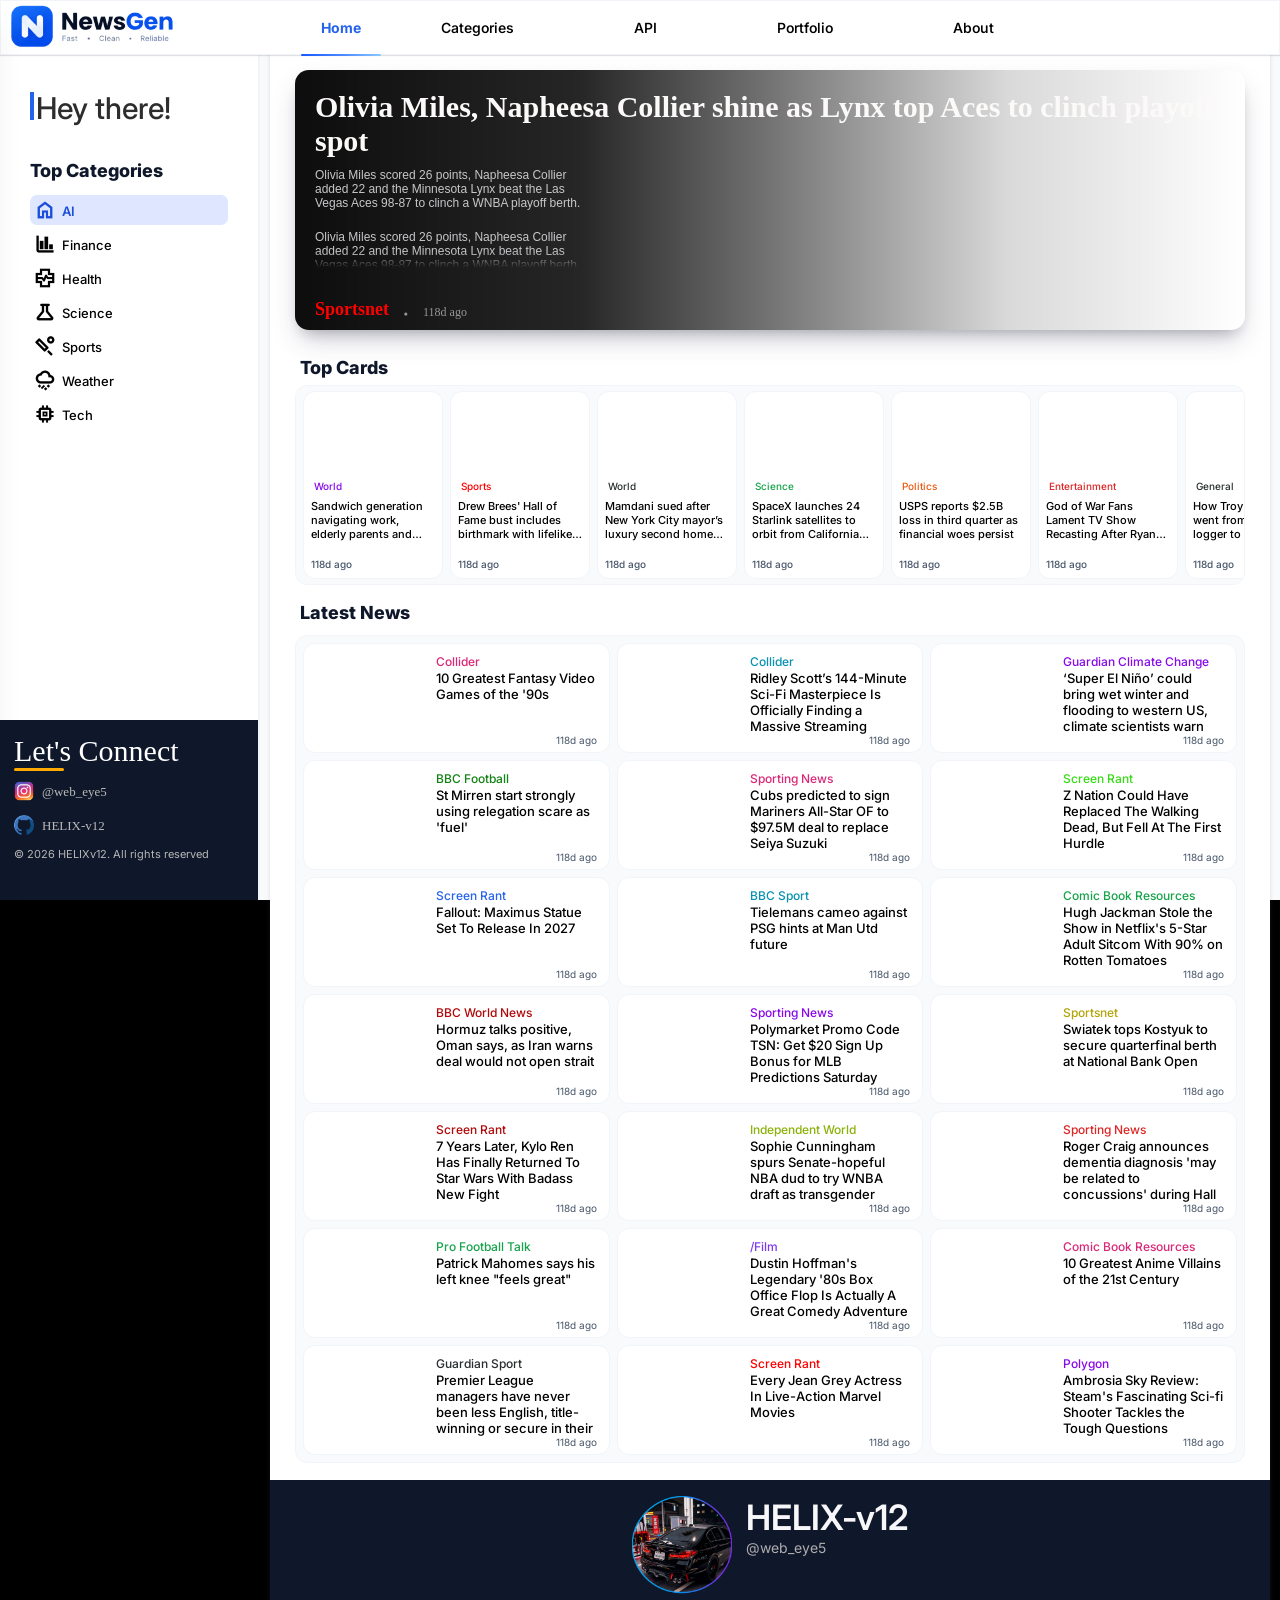
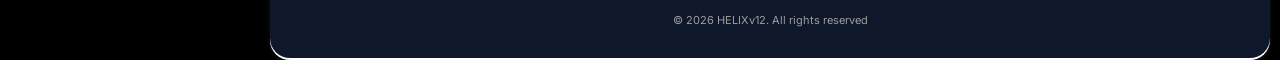
<file: index.html>
<!DOCTYPE html>
<html lang="en">

<head>
    <meta charset="UTF-8">
    <meta name="viewport" content="width=device-width, initial-scale=1.0">
    <title>News Gen</title>
    <link rel="stylesheet" href="style.css">
    <link rel="shortcut icon" href="favicon.png" type="image/x-icon">
    <link href="https://fonts.googleapis.com/css2?family=Material+Symbols+Outlined" rel="stylesheet">
    <link rel="preconnect" href="https://fonts.googleapis.com">
    <link rel="preconnect" href="https://fonts.gstatic.com" crossorigin>
    <link
        href="https://fonts.googleapis.com/css2?family=Inter:ital,opsz,wght@0,14..32,100..900;1,14..32,100..900&display=swap"
        rel="stylesheet">

</head>

<body class="b2">
    <!-- <div class="l_ screen">Loading...</div> -->



    <!-- //Navbar -->
    <nav>
        <div class="logo"><img src="logo.png" height="50" alt="logo here!"> </div>
        <div class="navContent">
            <!-- for uW -->
            <ul class="navLinks">
                <a href="index.html" ><li class="special">Home </li></a>
                <a href="htmls/category.html"><li>Categories</li></a>
                <a href="#"><li>API</a></li></a>
                <a href="#"><li>Portfolio</a></li></a>
                <a href="#"><li>About</a></li></a>
            </ul>
            <!-- for Mobile screens -->
            <div class="menu">
                ☰
            </div>
        </div>
        <!-- <div class="search">Search here</div> -->
    </nav>




    
    <div class="displayAr">
        <!-- //Sidebar for Desktop -->
        <div class="sidebarDesk">
            <div class="message anim"></div>
            <div class="topCategoryWrapper">
                <div class="title">Top Categories</div>
                <div class="sideMap">
                    
                    <a href="index.html?category=ai"><div class="topCategory activeCat"><div class="material-symbols-outlined tC">home</div><div class="tC_txt">AI</div></div></a>
                    <a href="index.html?category=finance"><div class="topCategory"><div class="material-symbols-outlined tC">finance</div><div class="tC_txt">Finance</div></div></a>
                    <a href="index.html?category=health"><div class="topCategory"><div class="material-symbols-outlined tC">health_metrics</div><div class="tC_txt">Health</div></div></a>
                    <a href="index.html?category=science"><div class="topCategory"><div class="material-symbols-outlined tC">science</div><div class="tC_txt">Science</div></div></a>
                    <a href="index.html?category=sports"><div class="topCategory"><div class="material-symbols-outlined tC">sports_cricket</div><div class="tC_txt">Sports</div></div></a>
                    <a href="index.html?category=weather"><div class="topCategory"><div class="material-symbols-outlined tC">weather_hail</div><div class="tC_txt">Weather</div></div></a>
                    <a href="index.html?category=tech"><div class="topCategory"><div class="material-symbols-outlined tC">memory</div><div class="tC_txt">Tech</div></div></a>
                </div>
            </div>
            <footer class="sideFooter">
            <div id="letsConnect2"> Let's Connect</div>
            <div id="ln1"></div>
            <div id="handles2">
                <ul>
                    <li><span id="instagram_icon2"><img src="icons/instagram.png" height="25"
                                alt="instagram"></span><span id="i_txt">&nbsp&nbsp<a
                                href="https://www.instagram.com/web_eye5">@web_eye5</a></span></li>
                    <li><span id="github_icon2"><img src="icons/github.png" height="25" alt="github"></span><span
                            id="g_txt">&nbsp&nbsp<a href="https://github.com/HELIX-v12">HELIX-v12</a></span></li>
                </ul>
            </div>
            <div id="cR2">&copy 2026 HELIXv12. All rights reserved</div>
        </footer>
        </div>



        <!-- //Main Area -->
        <div class="main">
            <div class="newsArea">
                <div class="message2 anim"></div>
                <div class="n_box">
                    <div class="stats">

                        <div class="head">

                        </div>
                        <div class="de_strip">
                            <div class="n_des">
                                <div class="des"></div>
                                <div class="des"></div>
                            </div>
                        </div>
                        <div class="contains_date">
                            <div class="src">

                            </div>
                            <span class="dot">&bull;</span>
                            <div id="date">

                            </div>
                        </div>

                    </div>
                </div>

            </div>

            <!-- //scroll window -->
             <div class="cardHead">Top Cards</div>
            <div class="scrollWrap">
                <div class="scrollStrip">
                    <div class="scrollCard">
                        <div class="card_img"></div>
                        <div class="card_cat"></div>
                        <div class="card_txt"></div>
                        <div class="card_date"></div>
                     </div>
                    
                    
                </div>
            </div>

            <!-- //Latest News -->
            <div class="tileWrapper">
                <div class="tileAreaHead">Latest News</div>
                    <div class="tileArea">
                        <div class="tile">

                            <div class="tile_img"></div>
                            <div class="tileStat">
                                <div class="tile_source"></div>
                                <div class="tile_txt"></div>
                                <div class="tile_date"></div>
                            </div>
                        </div>
                        
                        
                    </div>
            </div>
            <!-- //Footer -->
    <footer class="siteFooter">
        <div class="prof">
            <div class="profImage">
                <img src="profImage.png" height="100" alt="dev_profile">
                <div class="names">
                    <div class="u_name">HELIX-v12</div>
                    <div class="insta_id"><a href="www.instagram.com/@web_eye5">@web_eye5</a></div>
                </div>
            </div>

        </div>
        <div class="copyRight">&copy 2026 HELIXv12. All rights reserved</div>
    </footer>
        </div>
    </div>



    <!-- //Casing -->
    <div class="case ">
        <div class="close_button"><span class="material-symbols-outlined ">close</span></div>
        <div class="menuLinks">
            <ul>
                <li>
                    <a href="htmls/category.html">
                        <div class="material-symbols-outlined menu_icon">category</div>
                        <div class="icoTxt">
                            Categories
                            <div class="iconDes">
                                Explore Categories
                            </div>
                        </div>
                    </a>
                    <div class="line"></div>
                </li>
                <li>
                    <a href="#">
                        <span class="material-symbols-outlined menu_icon">code_xml</span>
                        <div class="icoTxt">
                            API
                            <div class="iconDes">
                                Explore the API
                            </div>
                        </div>

                    </a>

                    <div class="line"></div>
                </li>
                <li>
                    <a href="#">
                        <span class="material-symbols-outlined menu_icon">card_travel</span>
                        <div class="icoTxt">
                            Portfolio
                            <div class="iconDes">
                                Check my work
                            </div>
                        </div>
                    </a>
                    <div class="line"></div>
                </li>
                <li>
                    <a href="#"><span class="material-symbols-outlined menu_icon">person</span>
                        <div class="icoTxt">
                            About
                            <div class="iconDes">
                                Know about me
                            </div>
                        </div>
                    </a>
                </li>

            </ul>
        </div>
        <footer class="caseFooter">
            <div id="letsConnect"> Let's Connect</div>
            <div id="ln2"></div>
            <div id="handles">
                <ul>
                    <li><span id="instagram_icon"><img src="icons/instagram.png" height="25"
                                alt="instagram"></span><span id="i_txt">&nbsp&nbsp<a
                                href="https://www.instagram.com/web_eye5">@web_eye5</a></span></li>
                    <li><span id="github_icon"><img src="icons/github.png" height="25" alt="github"></span><span
                            id="g_txt">&nbsp&nbsp<a href="https://github.com/HELIX-v12">HELIX-v12</a></span></li>
                </ul>
            </div>
            <div id="cR">&copy 2026 HELIXv12. All rights reserved</div>
        </footer>

    </div>
    <script src="script.js"></script>

</body>

</html>
</file>
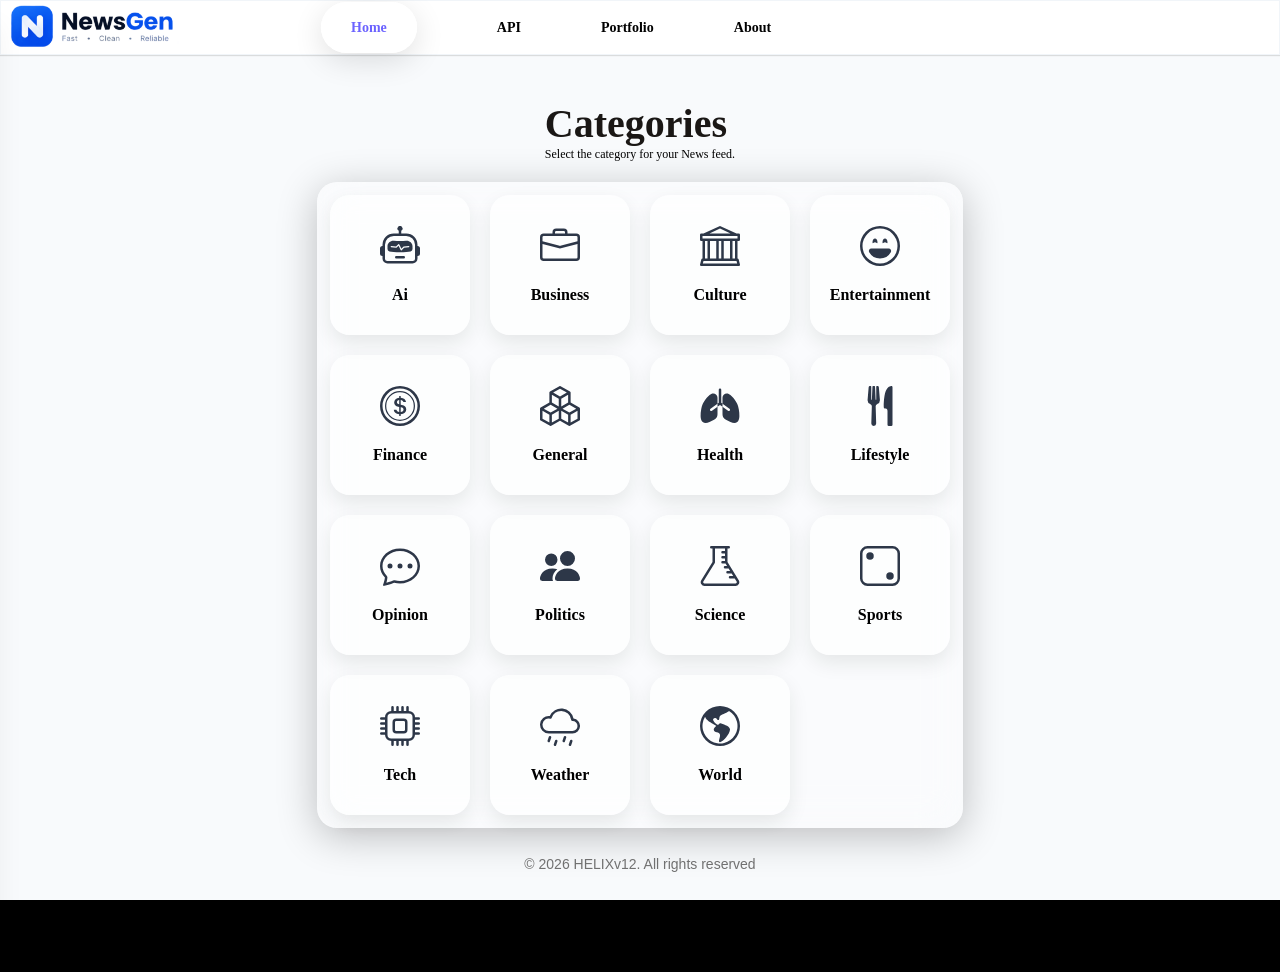
<file: htmls/category.html>
<!DOCTYPE html>
<html lang="en">

<head>
    <meta charset="UTF-8">
    <meta name="viewport" content="width=device-width, initial-scale=1.0">
    <title>/Category Selection</title>
    <link rel="stylesheet" href="../style.css">
    <link rel="shortcut icon" href="../favicon.png" type="image/x-icon">
    <!-- <link rel="stylesheet" href="https://fonts.googleapis.com/css2?family=Material+Symbols+Outlined:opsz,wght,FILL,GRAD@20..48,100..700,0..1,-50..200&icon_names=home" /> -->
    <link href="https://fonts.googleapis.com/css2?family=Material+Symbols+Outlined" rel="stylesheet">

</head>
<body class="b2">
    <nav>
        <div class="logo"><img src="../logo.png" height="50" alt="logo here!"> </div>
        <div class="navContent">
            <!-- for uW -->
            <ul class="navLinks">
                <li><a id="uh1" href="../index.html">Home</a></li>
                <li><a href="#">API</a></li>
                <li><a href="#">Portfolio</a></li>
                <li><a href="#">About</a></li>
                
            </ul>
            <!-- for Mobile screens -->
        </div>
            <div class="menu">
                ☰
            </div>

    </nav>
    <main>
        <div class="heading_c">
            <div id="temp_areaHead">Categories</div>
            <div id="temp_areaDes">Select the category for your News feed.</div>
        </div>
        <div class="temp_area">
            
        </div>
        <div id="cR">&copy 2026 HELIXv12. All rights reserved</div>
    </main>
    <div class="case ">
        <div class="close_button"><span class="material-symbols-outlined ">close</span></div>
        <div class="menuLinks">
            <ul>
                <li>
                    <a href="../index.html">
                        <div class="material-symbols-outlined menu_icon">home</div>
                        <div class="icoTxt">
                            Home
                            <div class="iconDes">
                                Go to homepage
                            </div>
                        </div>
                    </a>
                    <div class="line"></div>
                </li>
                <li>
                    <a href="#">
                        <span class="material-symbols-outlined menu_icon">code_xml</span>
                        <div class="icoTxt">
                            API
                            <div class="iconDes">
                                Explore the API
                            </div>
                        </div>

                    </a>

                    <div class="line"></div>
                </li>
                <li>
                    <a href="#">
                        <span class="material-symbols-outlined menu_icon">card_travel</span>
                        <div class="icoTxt">
                            Portfolio
                            <div class="iconDes">
                                Check my work
                            </div>
                        </div>
                    </a>
                    <div class="line"></div>
                </li>
                <li>
                    <a href="#"><span class="material-symbols-outlined menu_icon">person</span>
                        <div class="icoTxt">
                            About
                            <div class="iconDes">
                                Know about me
                            </div>
                        </div>
                    </a>
                </li>

            </ul>
        </div>
        <footer class="caseFooter">
            <div id="letsConnect"> Let's Connect</div>
            <div id="ln2"></div>
            <div id="handles">
                <ul>
                    <li><span id="instagram_icon"><img src="../icons/instagram.png" height="25" alt="instagram"></span><span id="i_txt">&nbsp&nbsp<a href="https://www.instagram.com/web_eye5">@web_eye5</a></span></li>
                    <li><span id="github_icon"><img src="../icons/github.png" height="25" alt="github"></span><span id="g_txt">&nbsp&nbsp<a href="https://github.com/HELIX-v12">HELIX-v12</a></span></li>
                </ul>
            </div>
            <div id="cR">&copy 2026 HELIXv12. All rights reserved</div>
        </footer>
        
    </div>
    <script src="../JS/category.js"></script>
</body>

</html>
</file>
<file: style.css>
* {
    margin: 0;
    padding: 0;
    font-family: 'Inter', sans-serif;
    list-style: none;
    box-sizing: border-box;

}

.b2::before {
    content: "";
    position: fixed;
    inset: 0;
    background-color: var(--BGcard);
    z-index: -1;

}

body {
    background-color: black;
}


* a {
    text-decoration: none;
}



*::selection {
    background-color: rgb(74, 74, 73);
    color: aliceblue;
}

:root {
    --divider: #F1F5F9;
    --mutedText: #94A3B8;
    --primTxt: #0F172A;
    --secText: #475569;
    --triTxt: rgb(45, 45, 45);
    --BLUE1: #2563EB;
    --BLUE2: #1D4EDB;
    --BGmain: #FFFFFF;
    --BGcard: #F8FAFC;
    --Hover: #EEF2F7;
    --Active: #e0e7ff;
    --height: 0%;




}

/* Unvisited link */
a:link {
    color: inherit;
    text-decoration: none;
}

/* Visited link */
a:visited {
    color: inherit;
    text-decoration: none;
}

.l_ {
    display: flex;
    align-items: center;
    justify-content: center;
    font-size: 50px;
    color: rgb(251, 159, 60);
    font-family: poppins;
    background-color: var(--c1);
    height: 100vh;
    width: 100vw;
    font-weight: 900;
    position: absolute;
    z-index: 10;

}

.h_ {
    transition: opacity 0.6s ease-out;
    pointer-events: none;
    z-index: 10;
    opacity: 0;
    display: flex;
    align-items: center;
    justify-content: center;
    font-size: 50px;
    color: rgb(248, 248, 248);
    font-family: poppins;
    background-color: rgb(0, 0, 0);
    height: 100vh;
    width: 100vw;
    font-weight: 900;
    position: absolute;


}

body {
    /* background-color: var(--c1); */
    color: black;
    display: flex;
    flex-direction: column;
    min-height: 100vh;

}



.newsArea {
    width: 100%;
    /* background-color: #5df318; */
    display: flex;
    align-items: center;
    flex-direction: column;
    position: relative;


}





.n_box {
    box-shadow: rgba(50, 50, 93, 0.25) 0px 13px 27px -5px, rgba(0, 0, 0, 0.3) 0px 8px 16px -8px;
    position: relative;
    border-radius: 14px;
    box-sizing: border-box;
    padding: 20px;
    display: flex;
    gap: 6px;
    background-image: none;
    background-size: cover;
    background-position: right center;
    background-repeat: no-repeat;
    overflow: hidden;
    z-index: 0;
    height: 260px;
    width: 95%;
    transition: 0.5s ease-in;

}

.n_box::before {
    content: "";
    position: absolute;
    inset: 0;

    background: linear-gradient(to right,
            rgba(0, 0, 0, 0.95) 0%,
            rgba(0, 0, 0, 0.85) 30%,
            rgba(0, 0, 0, 0.55) 50%,
            rgba(0, 0, 0, 0.15) 75%,
            transparent 100%);

    pointer-events: none;
}

.icon {
    color: rgb(139, 111, 75);

}



@keyframes scrollit {
    from {
        transform: translateY(-50%);
    }

    to {
        transform: translateY(0%);
    }

}

.head {

    user-select: none;
    color: rgb(252, 249, 249);
    font-size: 30px;
    font-family: poppins;
    font-weight: 700;
    z-index: 5;
    position: relative;

}



.n_des {
    width: 60%;
    position: relative;
    animation: scrollit 5s infinite linear;
    display: flex;
    flex-direction: column;
}

.de_strip {
    margin-top: 10px;
    width: 50%;
    display: flex;
    flex-direction: column;
    height: 105px;
    overflow-y: hidden;
    -webkit-mask-image: linear-gradient(to top, transparent 5%, black 20%);
    mask-image: linear-gradient(to top, transparent 5%, rgb(124, 122, 122) 20%)
}

.de_strip::-webkit-scrollbar {
    display: none;
}

.des {
    font-family: Helvetica, sans-serif;
    font-size: 12px;
    color: #c7c7ca;
    font-weight: 500;
    padding-bottom: 20px;
    flex: 0 0 5em;
    user-select: none;

}

.dot {
    user-select: none;
    color: rgba(154, 153, 153, 0.971);
    position: relative;
    top: 8px;
    font-size: 10px;
}

#date {
    color: rgba(154, 153, 153, 0.971);
    font-family: poppins;
    z-index: 5;
    font-size: 12px;
    position: relative;
    top: 6px;
    user-select: none;
    font-weight: 500;
}

.contains_date {
    display: flex;
    gap: 14px;
    padding: 20px 0px;
    position: absolute;
    bottom: -10px;
}

.src {
    user-select: none;
    font-size: 18px;
    color: rgb(255, 0, 0);
    font-family: poppins;
    position: relative;
    font-weight: 550;
}


.border {
    border-left: 1px solid rgba(65, 64, 64, 0.712);

}

.displayAr {
    width: 100vw;
    height: 100vh;
    display: flex;
    gap: 20px;


}

.main {
    display: flex;
    flex-direction: column;
    align-items: center;
    box-shadow: rgba(99, 99, 99, 0.2) 0px 2px 4px 0px;
    background-color: var(--BGmain);
    gap: 17px;
    padding-top: 70px;
    margin-right: 10px;
    border-radius: 20px;
    min-height: 100dvh;
    height: fit-content;
    margin-left: 270px;
    flex-grow: 1;
    min-width: 0;
    padding-bottom: 2px;

}



/* //.sidebarDesk */

.sidebarDesk {
    height: 100dvh;
    width: 260px;
    border-right: 2px solid var(--divider);
    background-color: var(--BGmain);
    position: fixed;
    left: 0px;
    top: 0px;
    display: flex;
    flex-direction: column;
    padding: 30px;

}

.activeCat {
    background-color: #1557ff24;
    border-radius: 7px;
    padding: 4px 0px;
}

.activeCat .tC {
    color: var(--BLUE2);
}

.activeCat .tC_txt {
    color: var(--BLUE2);
    font-weight: 600;
}

.topCategory:hover {
    cursor: pointer;
    transform: scale(1.1);
    color: var(--BLUE2);
}

.topCategory:active {
    cursor: pointer;
    transform: scale(1);
    color: var(--BLUE1);
}

.topCategoryWrapper {

    display: flex;
    flex-direction: column;

}

.title {
    color: var(--primTxt);
    font-size: 18px;
    font-weight: 800;
    position: relative;
    top: 10px;
}

.topCategory {
    margin: 4px 0px;
    font-weight: 500;
    font-size: 13px;
    font-family: Inter;
    position: relative;
    top: 20px;
    display: flex;
    align-items: center;
    gap: 6px;
    padding: 4px 4px;
    transition: transform 0.2s ease-in-out;
    user-select: none;
}

.tC {
    font-size: 22px !important;
    font-weight: 600 !important;
}

.tC_txt {
    position: relative;
    top: 1px;
}

/* sidefooter */
.sideFooter {
    height: 180px;
    position: absolute;
    bottom: 0px;
    left: 0px;
    background-color: var(--primTxt);
    padding: 14px;
    width: 100%;


}

#letsConnect2 {
    color: white;
    font-size: 30px;
    font-family: poppins;
    user-select: none;
    font-weight: 500;
}

#ln1 {
    width: 50px;
    height: 3px;
    background-color: rgb(255, 170, 0);
    border-radius: 20px;
    user-select: none;
}

#cR2 {
    color: rgb(182, 182, 182);
    font-size: 11px;
    padding-top: 8px;
    user-select: none;
}

#handles2 ul li {
    padding: 5px 0px;
    color: rgb(187, 186, 186);
    font-size: 13px;
    user-select: all;

}

#handles2 img {
    position: relative;
    top: 5px;
    user-select: none;
    height: 20px !important;
}




/* //NavBar */
nav {
    height: 55px;
    background-color: var(--BGmain);
    width: 100vw;
    display: flex;
    align-items: center;
    box-sizing: border-box;
    position: fixed;
    z-index: 5;
    transition: 0.3s ease-in;
    border: 1px solid var(--divider);
    box-shadow: rgba(99, 99, 99, 0.2) 0px 1px 1px 0px;


}

.nav_icon {
    background-color: #b6825d7a;
    border-radius: 50%;
    position: relative;
    top: 5px;
    font-size: 20px !important;
}

.navContent {
    padding: 0px;



}

.navContent ul {
    display: flex;
    gap: 40px;
    font-size: 14px;

}

.navContent ul a {
    user-select: none;
    font-weight: 550;
    font-family: 'Inter';

}

.navContent ul li {
    position: relative;
    transition: transform 0.3s ease;
    padding: 20px;
}

.special {
    color: var(--BLUE1) !important;
    font-weight: 700 !important;
}

.special::after {
    content: "";
    height: 2px;
    width: 100%;
    background: linear-gradient(90deg, #1557ff 0%, #4f8cff 55%, #8bc7ff 100%);
    position: absolute;
    bottom: 0.5px;
    left: 0px;
    border-radius: 999px;
}



.navContent ul li:hover {
    transform: translateY(-5px);
    cursor: pointer;
    color: var(--BLUE1);
}

.navContent ul li:active {
    transform: scale(0.7);
}



#uh1 {
    background-color: rgba(255, 255, 255, 0.889);
    padding: 18px 30px;
    border-radius: 50px;
    color: #6c63ff;
    font-weight: 700;
    box-shadow: 0 5px 20px rgba(0, 0, 0, 0.1);
    box-shadow: inset 0 1px 1px rgba(255, 255, 255, 0.6),
        inset 0 -1px 1px rgba(255, 255, 255, 0.2),
        0 8px 30px rgba(0, 0, 0, 0.12);

}

#uh1:hover {
    transform: none !important;
    text-decoration: none !important;
}



.logo {
    width: 300px;
}



#temp_areaHead {
    font-family: Poppins;
    font-size: 40px;
    font-weight: 700;
    color: #1a1715;
}

#temp_areaDes {
    font-size: 12px;
    font-family: poppins;
}

.template {
    height: 140px;
    background: rgba(255, 255, 255, 0.6);
    box-sizing: border-box;
    border-radius: 20px;
    box-shadow: 0 8px 20px rgba(16, 16, 16, 0.086);
    display: flex;
    flex-direction: column;
    align-items: center;
    justify-content: center;
    gap: 20px;
    font-family: poppins;
    font-weight: 600;
    transition: 0.2s ease-out;


}

.template svg {
    transition: transform 0.2s ease-out;
}

.template:hover svg {
    color: #6c63ff;
    transform: scale(1.3);
}

.template:hover {
    transform: scale(1.1) !important;
    color: #6c63ff;
    background-color: rgb(240, 239, 239);
    box-shadow: 0 12px 30px rgba(0, 0, 0, 0.15), 0 0 20px rgba(108, 99, 255, 0.25);
    border: 1px solid#6c63ff;

}

.template:active {
    transform: scale(0.8);
}

main {
    display: flex;
    align-items: center;
    flex-direction: column;
    gap: 20px;
    padding-top: 100px;
    padding-bottom: 100px;

}

.linker {
    display: inline-block;
}

.temp_area {
    /* border: 1px solid rgba(174, 174, 174, 0.527); */
    border-radius: 20px;
    gap: 20px;
    background-color: rgba(255, 255, 255, 0.32);
    box-shadow: 0 8px 40px rgba(0, 0, 0, 0.246);
    backdrop-filter: blur(20px);
    display: grid;
    grid-template-columns: repeat(auto-fill, 140px);
    justify-content: center;
    max-width: 800px;
    padding: 1%;

}

.menu {
    display: none;
    cursor: pointer;
    font-size: 26px;
    font-weight: 600;
    position: fixed;
    right: 16px;
    top: 10px;
    transition: transform 0.05s ease-in;
    user-select: none;
    -webkit-user-select: none;
    /* Chrome/Safari */
    -ms-user-select: none;
    /* Old Edge */
}

.menu:active {
    transform: scale(1.25);
}

.case {
    background-color: rgba(232, 231, 229, 0.874);
    backdrop-filter: blur(6px) !important;
    -webkit-backdrop-filter: blur(6px);
    box-shadow: 0 25px 25px rgba(0, 0, 0, 0.05);
    height: 100vh;
    max-width: 380px;
    position: fixed;
    top: 0px;
    left: 0px;
    z-index: 1000;
    transition: 0.2s ease-in-out;
    display: flex;
    flex-direction: column;

    /* gap: 0px; */
    align-items: center;
    width: 80%;
    transform: translateX(-100%);
    /* hidden state */
    transition: transform 0.3s ease;
    overflow: hidden;
    touch-action: none;

}

.case .menuLinks {
    /* background-color: aqua; */
    /* height: 75%; */
    padding: 100px 0px;
    user-select: none;
}


.menu_icon {
    background-color: #1557ff46;
    border-radius: 100%;
    padding: 10px;
    font-weight: 300;
    font-size: 40px !important;
    height: 100%;
    position: relative;
    top: 6px;
}

.menuLinks ul li:active .menu_icon {
    background-color: #1557ffa6;
}

.case .menuLinks ul li a {
    display: flex;
    gap: 15px;
}

.case .menuLinks ul li {
    padding: 12px 0;
    transition: 0.2s ease;
    position: relative;
}

.icoTxt {
    font-size: 35px;
    font-weight: 600;
    font-family: poppins;




}

.iconDes {
    font-size: 15px;
    font-family: poppins;
    color: rgb(52, 51, 51);
    position: relative;
    /* top: -10px; */

}

.line {
    width: 110%;
    background-color: #5e5e5f8f;
    height: 1px;
    position: absolute;
    left: -5%;
    top: 100px;
    user-select: none;
}

.siteFooter {
    width: 100%;
    min-height: 60px;
    box-sizing: border-box;
    padding: 16px 30px;
    /* content coming later */
}

.caseFooter {
    width: 100%;
    background-color: var(--primTxt);
    height: 210px;
    position: fixed;
    bottom: 0px;
    box-sizing: border-box;
    padding: 30px 30px;

}


#letsConnect {
    color: white;
    font-size: 30px;
    font-family: poppins;
    user-select: none;

}

#ln2 {
    width: 50px;
    height: 3px;
    background-color: rgb(255, 170, 0);
    border-radius: 20px;
    user-select: none;
}

#cR {
    /* font-family: poppins; */
    color: rgb(115, 115, 115);
    font-size: 14px;
    padding-top: 8px;
    user-select: none;
}

#handles ul li {
    padding: 5px 0px;
    color: rgb(196, 196, 196);
    font-size: 15px;
    user-select: all;

}

#instagram_icon {
    position: relative;
    top: 7px;
    user-select: none;
}

#github_icon {
    position: relative;
    top: 5px;
    user-select: none;
}


#i_txt a {
    transition: 0.2s ease;
    font-family: 'cascadia code';

}

#g_txt a {
    transition: 0.2s ease;
    font-family: 'cascadia code';
}

#i_txt a:hover {
    display: inline-block;
    transform: scale(1.1);

}


#g_txt a:hover {
    display: inline-block;
    transform: scale(1.1);
}

.close_button {
    position: absolute;
    right: 10px;
    top: 10px;

}

.close_button span {
    font-size: 50px;
}

.menuLinks li:active {
    transform: scale(1.3);

}

.close_button {
    user-select: none;
}

.close_button {
    transition: 0.025s ease-in;
    user-select: none;
}

.close_button:active {
    transform: scale(0.8);

}

.close_button:hover {
    cursor: pointer;
}

.categoryIcons {
    color: #2d3748;
}



/* tileArea */
.tileWrapper {
    width: 95%;
}

.tileArea {

    border: 1px solid var(--divider);
    border-radius: 12px;
    background-color: var(--BGcard);
    display: grid;
    grid-template-columns: repeat(auto-fit, minmax(250px, 1fr));
    justify-content: center;
    padding: 7px;
    gap: 7px;

}

.tile {
    height: 110px;
    background-color: var(--BGmain);
    border: 1px solid var(--divider);
    border-radius: 12px;
    display: flex;
    transition: transform 0.2s ease-in;
}

.tile:hover {
    transform: scale(1.05);
    cursor: pointer;
}

.tile:active {
    transform: scale(0.95);

}

.tileAreaHead {
    color: var(--primTxt);
    font-weight: 800;
    padding-bottom: 12px;
    font-size: 18px;
    padding-left: 5px;

}

.tile_img {
    width: 40%;
    height: 100%;
    border-top-left-radius: 12px;
    border-bottom-left-radius: 12px;
    background-size: cover;
    background-position: center;
    background-repeat: no-repeat;
    flex-shrink: 0;
}

.tile_txt {
    height: 64px;
    /* line-height: 1.2; */
    font-size: 13px;
    font-weight: 500;
    display: -webkit-box;
    -webkit-box-ordinal-group: vertical;
    -webkit-line-clamp: 4;
    line-clamp: 4;
    overflow: scroll;
    scrollbar-width: auto;




}

.tile_source {
    color: red;
    font-size: 12px;
    font-weight: 500;
}

.tileStat {
    padding: 10px;
    display: flex;
    flex-direction: column;
    gap: 1px;
    position: relative;
}

.tile_date {
    color: var(--secText);
    font-size: 10px;
    position: absolute;
    bottom: 6px;
    right: 12px;
}






/* //Message Display */
.message {
    font-size: 30px;
    font-weight: 500;
    margin-top: 60px;
    margin-bottom: 40px;
    height: 20px;
    width: 114%;
    color: var(--triTxt);
}

.message::before {
    content: "";
    display: inline-block;
    width: 4px;
    height: var(--height);
    background-color: var(--BLUE1);
    margin-right: 2px;
    position: relative;
    top: 1px;
    transition: 1s ease;
}

.anim::after {
    content: "|";
    animation: blink 1s infinite;
}

.message2 {
    display: none;
}

@keyframes blink {
    100% {
        opacity: 0;
    }
}



.scrollStrip {

    box-sizing: border-box;
    display: flex;
    align-items: center;
    gap: 7px;
    height: 100%;

}

.scrollCard {
    height: 95%;
    width: 140px;
    background-color: var(--BGmain);
    border: 1px solid var(--divider);
    border-radius: 12px;
    position: relative;
    transition: transform 0.15s ease-out;


}

.scrollCard:hover {
    transform: scale(1.1);

}

.scrollCard:active {
    transform: scale(0.9);
}

.scrollWrap {
    height: 200px;
    width: 95%;
    background-color: var(--BGcard);
    border: 1px solid var(--divider);
    border-radius: 12px;
    box-sizing: border-box;
    display: flex;
    align-items: center;
    padding: 0px 7px;
    overflow-x: scroll;
    overflow-y: none;



}

.scrollWrap::-webkit-scrollbar {
    display: none;
}

.cardHead {
    position: relative;
    top: 10px;
    left: 5px;
    width: 95%;
    display: flex;
    align-items: flex-start;
    color: var(--primTxt);
    font-weight: 800;
    font-size: 18px;
}

.card_img {
    width: 100%;
    height: 45%;
    background-size: cover;
    background-position: center;
    background-repeat: no-repeat;
    /* background-position: 20 30; */
    border-top-left-radius: 12px;
    border-top-right-radius: 12px;
}

.card_cat {
    font-size: 10px;
    font-weight: 500;
    position: relative;
    left: 10px;
    top: 4px;

}

.card_txt {
    height: 50px;
    font-size: 11px;
    line-height: 1.3;
    padding: 5px 7px;
    font-weight: 500;
    display: -webkit-box;
    -webkit-box-orient: vertical;
    -webkit-line-clamp: 3;
    line-clamp: 3;
    overflow: scroll;
    scrollbar-width: auto;
    position: relative;
    top: 6px;

}

.card_date {
    font-size: 10px;
    color: var(--secText);
    font-weight: 500;
    position: relative;
    left: 7px;
    bottom: -20px;
}





/* //Main Footer */
.siteFooter {
    height: 178px;
    background-color: #0F172A;
    width: 100%;
    border-bottom-left-radius: 20px;
    border-bottom-right-radius: 20px;
    display: flex;
    align-items: center;
    flex-direction: column;
    gap: 17px;

}

.copyRight {
    color: rgb(158, 158, 158);
    user-select: none;
    font-size: 11px;
}

.profImage img {
    opacity: 0.95;
}

.profImage {
    display: flex;
    gap: 14px;

}

.names {
    display: flex;
    flex-direction: column;
    gap: 1px;
}

.u_name {
    font-size: 35px;
    color: #f7f6f9;
    font-weight: 600;
}

.insta_id {
    font-size: 14px;
    color: rgb(176, 174, 174);
    transition: transform 0.2s ease-in-out;
}

.insta_id:hover {
    transform: scale(1.1);
    color: white;
}










































































.show {
    transform: translate(0);


}



@media screen and (max-width:1000px) {
    .temp_area {
        grid-template-columns: repeat(3, 140px);
        max-width: 800px;
        padding: 12px;
    }


    .navLinks {
        display: none !important;
    }

    .template {
        transition: 0.2s ease-in;
    }

    .template:hover {
        transform: none;
    }

    .template:active {
        transform: scale(0.8);
    }

    .sidebarDesk {
        width: 220px;
    }

    .main {
        margin-left: 225px;
        margin-right: 5px;
    }

    .menu {
        display: block;

    }

    .n_box {
        height: 250px;
    }

    .head {
        font-size: 23px;
        line-height: 1.2;
        display: -webkit-box;
        -webkit-box-ordinal-group: vertical;
        -webkit-line-clamp: 2;
        line-clamp: 2;
        overflow: scroll;
        scrollbar-width: auto;
    }

    .de_strip {
        height: 96px;
    }

    /* //sidefooter */
    #letsConnect2 {
        font-size: 23px;
        font-weight: 500;
    }


    #cR2 {
        font-size: 10px;
        padding-top: 8px;
        position: relative;
        bottom: -10px;
    }

    #handles2 img {
        height: 18px !important;
    }



    /* //Mainfoot */
    .insta_id{
        font-size: 13px;
    }
    .u_name{
        font-size: 30px;
    }






}

@media screen and (max-width:690px) {
    .temp_area {
        grid-template-columns: repeat(2, 140px);
        max-width: 800px;
    }

    .navLinks {
        display: none !important;
    }


    .sidebarDesk {
        display: none;
    }

    .main {
        margin: 0px 5px;
    }

    .search {
        display: none;
    }

    .message2 {
        display: block;
        font-size: 28px;
        font-weight: 500;
        height: 20px;
        width: 90%;
        color: var(--triTxt);
        position: absolute;
        left: 13px;
        top: -45px;

    }

    .message2::before {
        content: "";
        display: inline-block;
        width: 4px;
        height: var(--height);
        background-color: var(--BLUE1);
        margin-right: 2px;
        position: relative;
        top: 1px;
        transition: 1s ease;
    }

    .newsArea {
        margin-top: 37px;
    }

    
}

@media screen and (max-width:460px) {
    body {
        display: flex;
        flex-direction: column;
    }

    .logo img {
        left: 6px;
        height: 40px !important;
    }

    nav {
        height: 45px;
    }

    .menu {
        top: 4px !important;
        font-size: 25px;
    }

    .iconDes {
        font-size: 10px;
        user-select: none;
    }

    .icoTxt {
        font-size: 25px;
        user-select: none;
    }

    .menu_icon {
        font-size: 30px !important;
        top: -1px;
        user-select: none;
    }

    .line {
        position: absolute;
        left: -5%;
        top: 70px;
    }

    #letsConnect {
        font-size: 25px;
    }

    .template {
        height: 100px;
        font-size: 12px;

    }

    .temp_area {
        grid-template-columns: repeat(2, 110px);
        max-width: 800px;
        padding: 10px;
    }



    /* //MainArea */


    .n_box {
        height: 170px !important;
        width: 95%;
        padding: 11px;
    }

    .head {
        font-size: 14px;
    }

    .n_des {
        width: 100%;
        font-size: 10px;
    }

    .des {
        font-size: 10px;
    }

    .de_strip {
        height: 75px;
    }

    .src {
        font-size: 14px;
    }

    .dot {
        top: 4px;
    }

    #date {
        top: 2px;
    }



    /* //Tile in mobile */
    .tileWrapper {
        width: 95%;
    }

    .tileArea {
        grid-template-columns: repeat(auto-fit, minmax(200px, 1fr));
        padding: 5px;
        gap: 5px;
    }

    .tile_img {
        width: 40%;
        height: 100%;
        border-top-left-radius: 12px;
        border-bottom-left-radius: 12px;
        background-size: cover;
        background-position: center;
        background-repeat: no-repeat;
        flex-shrink: 0;
    }


    /* Card in mobile */

    .scrollWrap {
        height: 180px;
    }

    .scrollCard {
        width: 120px;
    }

    .card_date {
        bottom: -14px;
        left: 11px;
    }

    /* //Mainfoot */
    .insta_id{
        font-size: 11px;
    }
    .u_name{
        font-size: 25px;
    }
    .profImage img{
        height: 70px !important;
    }
    .siteFooter{
        gap: 20px;
        padding-top: 35px;
    }
}
</file>
